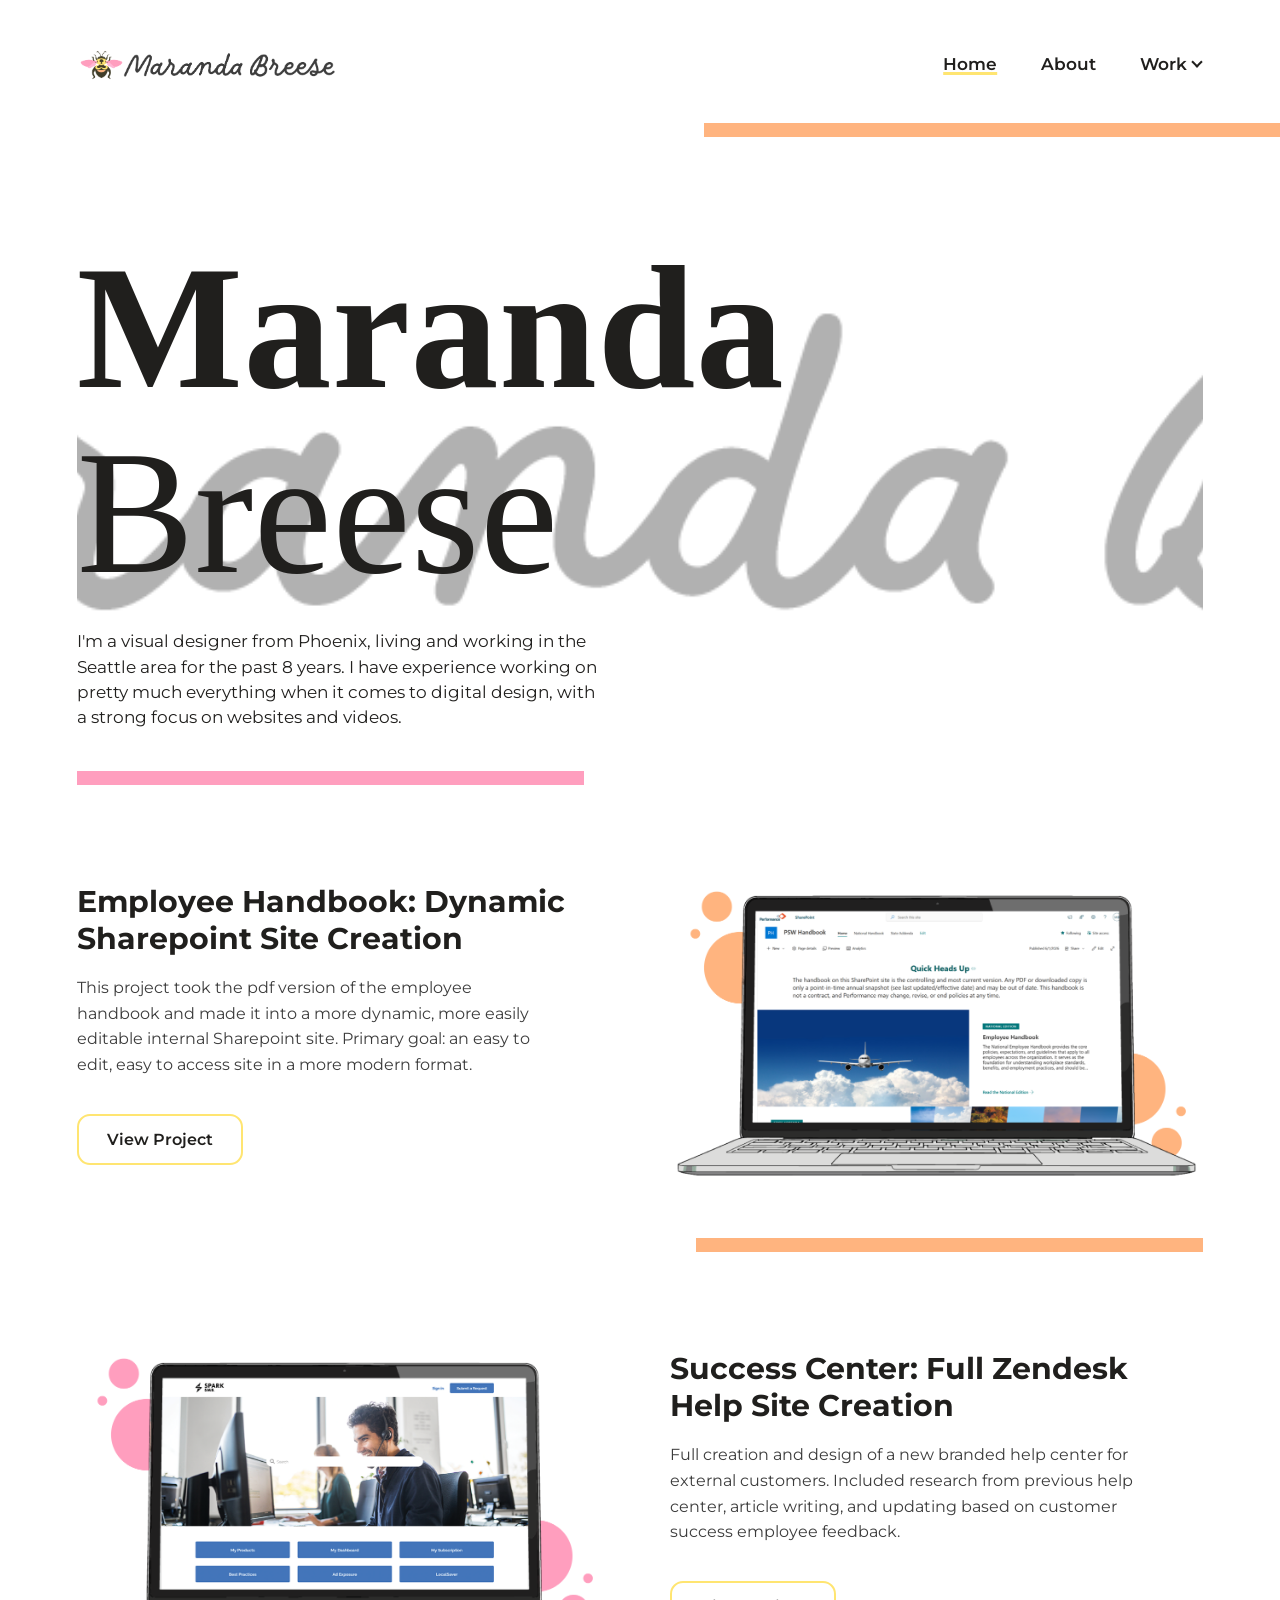
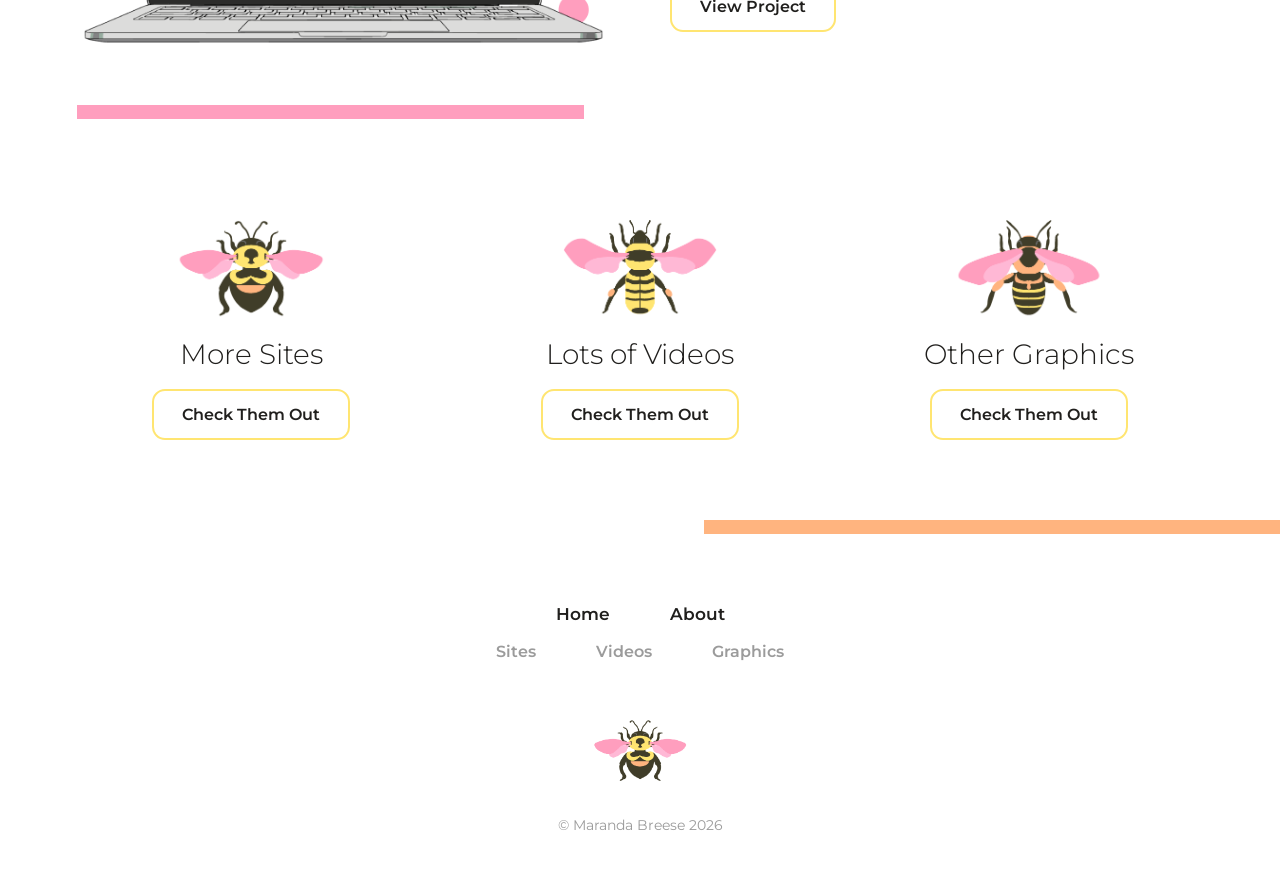
<file: index.html>
<!DOCTYPE html>
<html lang="en">
<head>
<meta charset="UTF-8">
<meta name="viewport" content="width=device-width, initial-scale=1.0">
<title>Maranda Breese — Visual Designer</title>
<link rel="stylesheet" href="styles.css">
</head>
<body>

<header class="site-header">
  <a href="index.html" class="logo"><img src="img/maranda_logo.png" alt="Maranda Breese" class="logo-img"></a>
  <button class="mobile-toggle" aria-label="Menu"><span></span><span></span><span></span></button>
  <nav class="main-nav">
    <a href="index.html" class="active">Home</a>
    <a href="about.html">About</a>
    <div class="nav-dropdown">
      <button>Work <span class="caret"></span></button>
      <div class="dropdown-menu">
        <a href="sites.html">Sites</a>
        <a href="videos.html">Videos</a>
        <a href="graphics.html">Graphics</a>
      </div>
    </div>
  </nav>
</header>

<div class="bar bar-orange bar-right"></div>

<main class="wrap">

  <section class="section hero-section">
    <video class="hero-video" autoplay muted loop playsinline poster="img/Artboard 2.png">
      <source src="img/HeroImage.mp4" type="video/mp4">
    </video>
    <div class="hero-overlay"></div>
    <div class="hero-content">
      <h1 class="headline hero-title"><span style="font-weight: 700;">Maranda</span><br>Breese</h1>
      <p style="max-width:520px; font-size:1.05rem; line-height:1.5em; margin-top:24px;">
        I'm a visual designer from Phoenix, living and working in the Seattle area for the past 8 years.
        I have experience working on pretty much everything when it comes to digital design, with a
        strong focus on websites and videos.
      </p>
    </div>
  </section>

  <div class="bar bar-pink bar-left"></div>

  <section class="section home-row">
    <div>
      <h2 style="font-size:1.9rem; margin-bottom:18px;">Employee Handbook: Dynamic Sharepoint Site Creation</h2>
      <p style="line-height:1.6; color:#3c3c3c; max-width:480px;">
        This project took the pdf version of the employee handbook and made it into a more dynamic,
        more easily editable internal Sharepoint site. Primary goal: an easy to edit, easy to access
        site in a more modern format.
      </p>
      <a href="sites.html#project-1" class="btn" style="margin-top:20px;">View Project</a>
    </div>
    <img src="img/home_handbook_orange.png" alt="Screenshot of the Employee Handbook Sharepoint site" style="aspect-ratio:16/10; width:100%; object-fit:cover;">
  </section>

  <div class="bar bar-orange bar-right"></div>

  <section class="section home-row">
    <img src="img/home_success_pink.png" alt="Screenshot of the Success Center site" style="aspect-ratio:16/10; width:100%; object-fit:cover;">
    <div>
      <h2 style="font-size:1.9rem; margin-bottom:18px;">Success Center: Full Zendesk Help Site Creation</h2>
      <p style="line-height:1.6; color:#3c3c3c; max-width:480px;">
        Full creation and design of a new branded help center for external customers. Included
        research from previous help center, article writing, and updating based on customer
        success employee feedback.
      </p>
      <a href="sites.html#project-2" class="btn" style="margin-top:20px;">View Project</a>
    </div>
  </section>

  <div class="bar bar-pink bar-left"></div>

  <section class="section home-row-3">
    <div>
      <div class="footer-bee"><img src="img/common_eastern_bee.png" alt="common eastern bee icon" class="bee-img"></div>
      <h3 class="link-header">More Sites</h3>
      <a href="sites.html" class="btn">Check Them Out</a>
    </div>
    <div>
      <div class="footer-bee"><img src="img/golden_northern_bee.png" alt="common eastern bee icon" class="bee-img"></div>
      <h3 class="link-header">Lots of Videos</h3>
      <a href="videos.html" class="btn">Check Them Out</a>
    </div>
    <div>
      <div class="footer-bee"><img src="img/mason_bee.png" alt="common eastern bee icon" class="bee-img"></div>
      <h3 class="link-header">Other Graphics</h3>
      <a href="graphics.html" class="btn">Check Them Out</a>
    </div>
  </section>

</main>

<div class="bar bar-orange bar-right" style="margin-top:20px;"></div>

<footer class="site-footer">
  <div class="footer-nav">
    <div class="primary-links">
      <a href="index.html">Home</a>
      <a href="about.html">About</a>
    </div>
    <div class="sub-links">
      <a href="sites.html">Sites</a>
      <a href="videos.html">Videos</a>
      <a href="graphics.html">Graphics</a>
    </div>
    <div class="footer-bee"><img src="img/common_eastern_bee.png" alt="common eastern bee icon" class="footer-bee-img"></div>
  </div>
  <p class="footer-copy">© Maranda Breese 2026</p>
</footer>

<script src="script.js"></script>
</body>
</html>
</file>
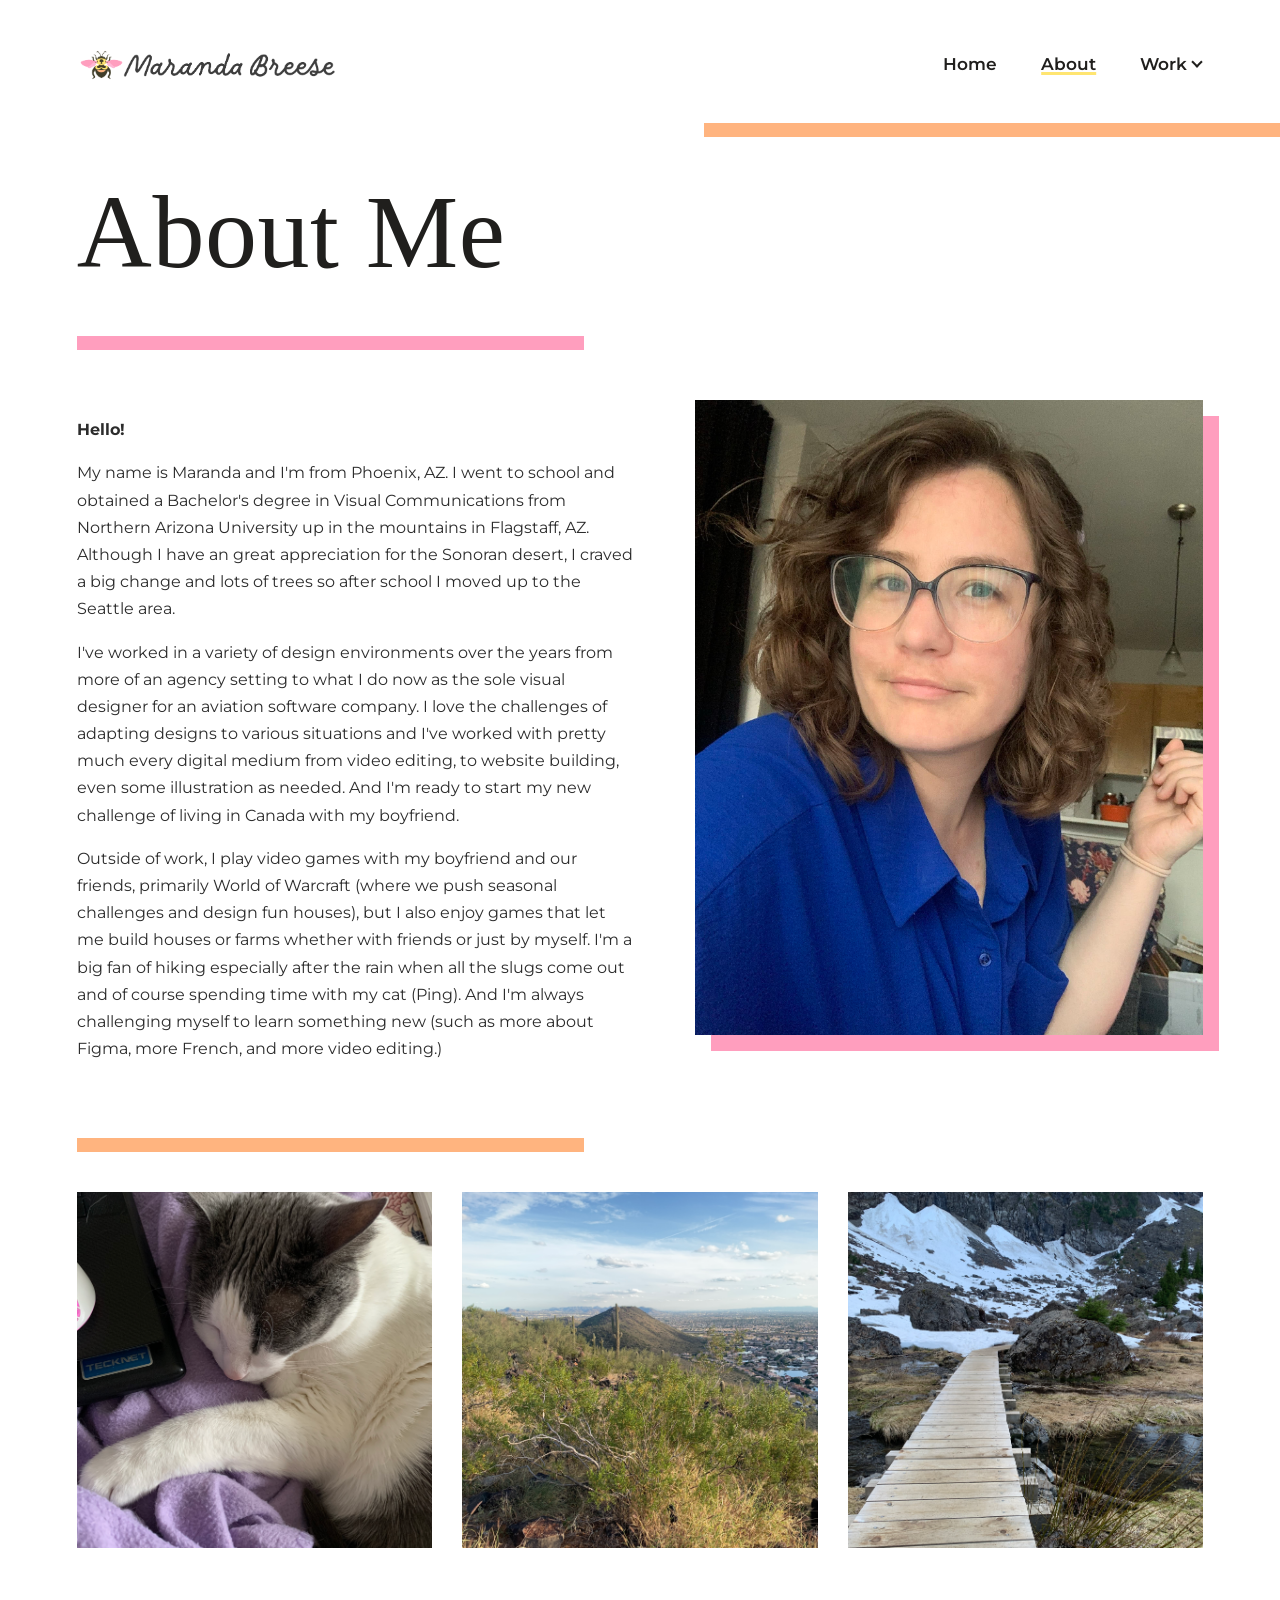
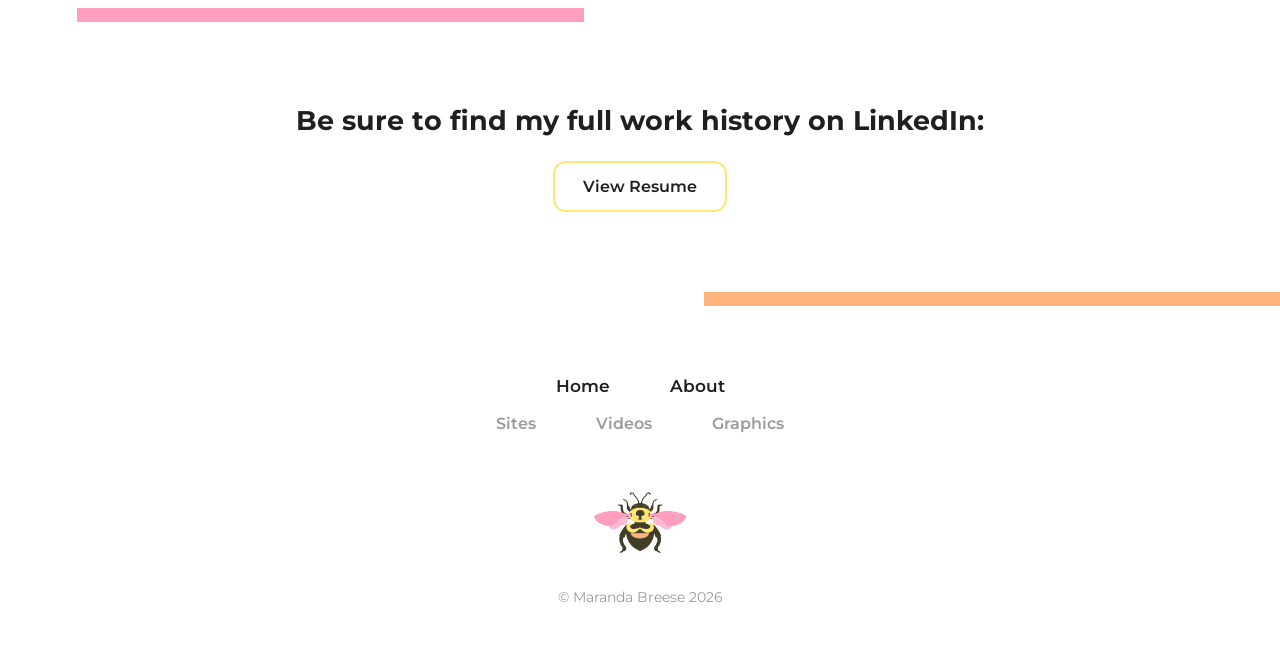
<file: about.html>
<!DOCTYPE html>
<html lang="en">
<head>
<meta charset="UTF-8">
<meta name="viewport" content="width=device-width, initial-scale=1.0">
<title>About — Maranda Breese</title>
<link rel="stylesheet" href="styles.css">
</head>
<body>

<header class="site-header">
  <a href="index.html" class="logo"><img src="img/maranda_logo.png" alt="Maranda Breese" class="logo-img"></a>
  <button class="mobile-toggle" aria-label="Menu"><span></span><span></span><span></span></button>
  <nav class="main-nav">
    <a href="index.html">Home</a>
    <a href="about.html" class="active">About</a>
    <div class="nav-dropdown">
      <button>Work <span class="caret"></span></button>
      <div class="dropdown-menu">
        <a href="sites.html">Sites</a>
        <a href="videos.html">Videos</a>
        <a href="graphics.html">Graphics</a>
      </div>
    </div>
  </nav>
</header>

<div class="bar bar-orange bar-inset bar-right"></div>

<main class="wrap">

  <h1 class="headline page-title">About Me</h1>

  <div class="bar bar-pink bar-inset bar-left" style="margin-bottom:50px;"></div>

  <section class="about-hero">
    <div style="line-height:1.7; color:#2c2c2c;">
      <p><strong>Hello!</strong></p>
      <p>
        My name is Maranda and I'm from Phoenix, AZ. I went to school and obtained a Bachelor's
        degree in Visual Communications from Northern Arizona University up in the mountains in
        Flagstaff, AZ. Although I have an great appreciation for the Sonoran desert, I craved a big
        change and lots of trees so after school I moved up to the Seattle area.
      </p>
      <p>
        I've worked in a variety of design environments over the years from more of an agency
        setting to what I do now as the sole visual designer for an aviation software company.
        I love the challenges of adapting designs to various situations and I've worked with pretty
        much every digital medium from video editing, to website building, even some illustration
        as needed. And I'm ready to start my new challenge of living in Canada with my boyfriend.
      </p>
      <p>
        Outside of work, I play video games with my boyfriend and our friends, primarily World of
        Warcraft (where we push seasonal challenges and design fun houses), but I also enjoy games
        that let me build houses or farms whether with friends or just by myself. I'm a big fan of
        hiking especially after the rain when all the slugs come out and of course spending time
        with my cat (Ping). And I'm always challenging myself to learn something new (such as more
        about Figma, more French, and more video editing.)
      </p>
    </div>
    <img src="img/About_main.jpg" alt="Maranda Breese" style="aspect-ratio:4/5; box-shadow:16px 16px 0 var(--pink); width:100%; object-fit:cover;">
  </section>

  <div class="bar bar-orange bar-inset bar-right" style="margin:60px 0 40px;"></div>

  <section class="about-photos">
    <img src="img/About_1.png" alt="Photo of my cat, Ping" style="aspect-ratio:1/1; width:100%; object-fit:cover;">
    <img src="img/About_2.png" alt="Desert Hiking View" style="aspect-ratio:1/1; width:100%; object-fit:cover;">
    <img src="img/About_3.png" alt="Mountain Lake Hiking View" style="aspect-ratio:1/1; width:100%; object-fit:cover;">
  </section>

  <div class="bar bar-pink bar-inset bar-left" style="margin-top:60px;"></div>

  <section class="section" style="text-align:center;">
    <h2 style="font-size:1.7rem; margin-bottom:24px;">Be sure to find my full work history on LinkedIn:</h2>
    <a href="https://www.linkedin.com/in/maranda-breese-392318145/" class="btn">View Resume</a>
  </section>

</main>

<div class="bar bar-orange bar-inset bar-right" style="margin-top:20px;"></div>

<footer class="site-footer">
  <div class="footer-nav">
    <div class="primary-links">
      <a href="index.html">Home</a>
      <a href="about.html">About</a>
    </div>
    <div class="sub-links">
      <a href="sites.html">Sites</a>
      <a href="videos.html">Videos</a>
      <a href="graphics.html">Graphics</a>
    </div>
    <div class="footer-bee"><img src="img/common_eastern_bee.png" alt="common eastern bee icon" class="footer-bee-img"></div>
  </div>
  <p class="footer-copy">© Maranda Breese 2026</p>
</footer>

<script src="script.js"></script>
</body>
</html>
</file>
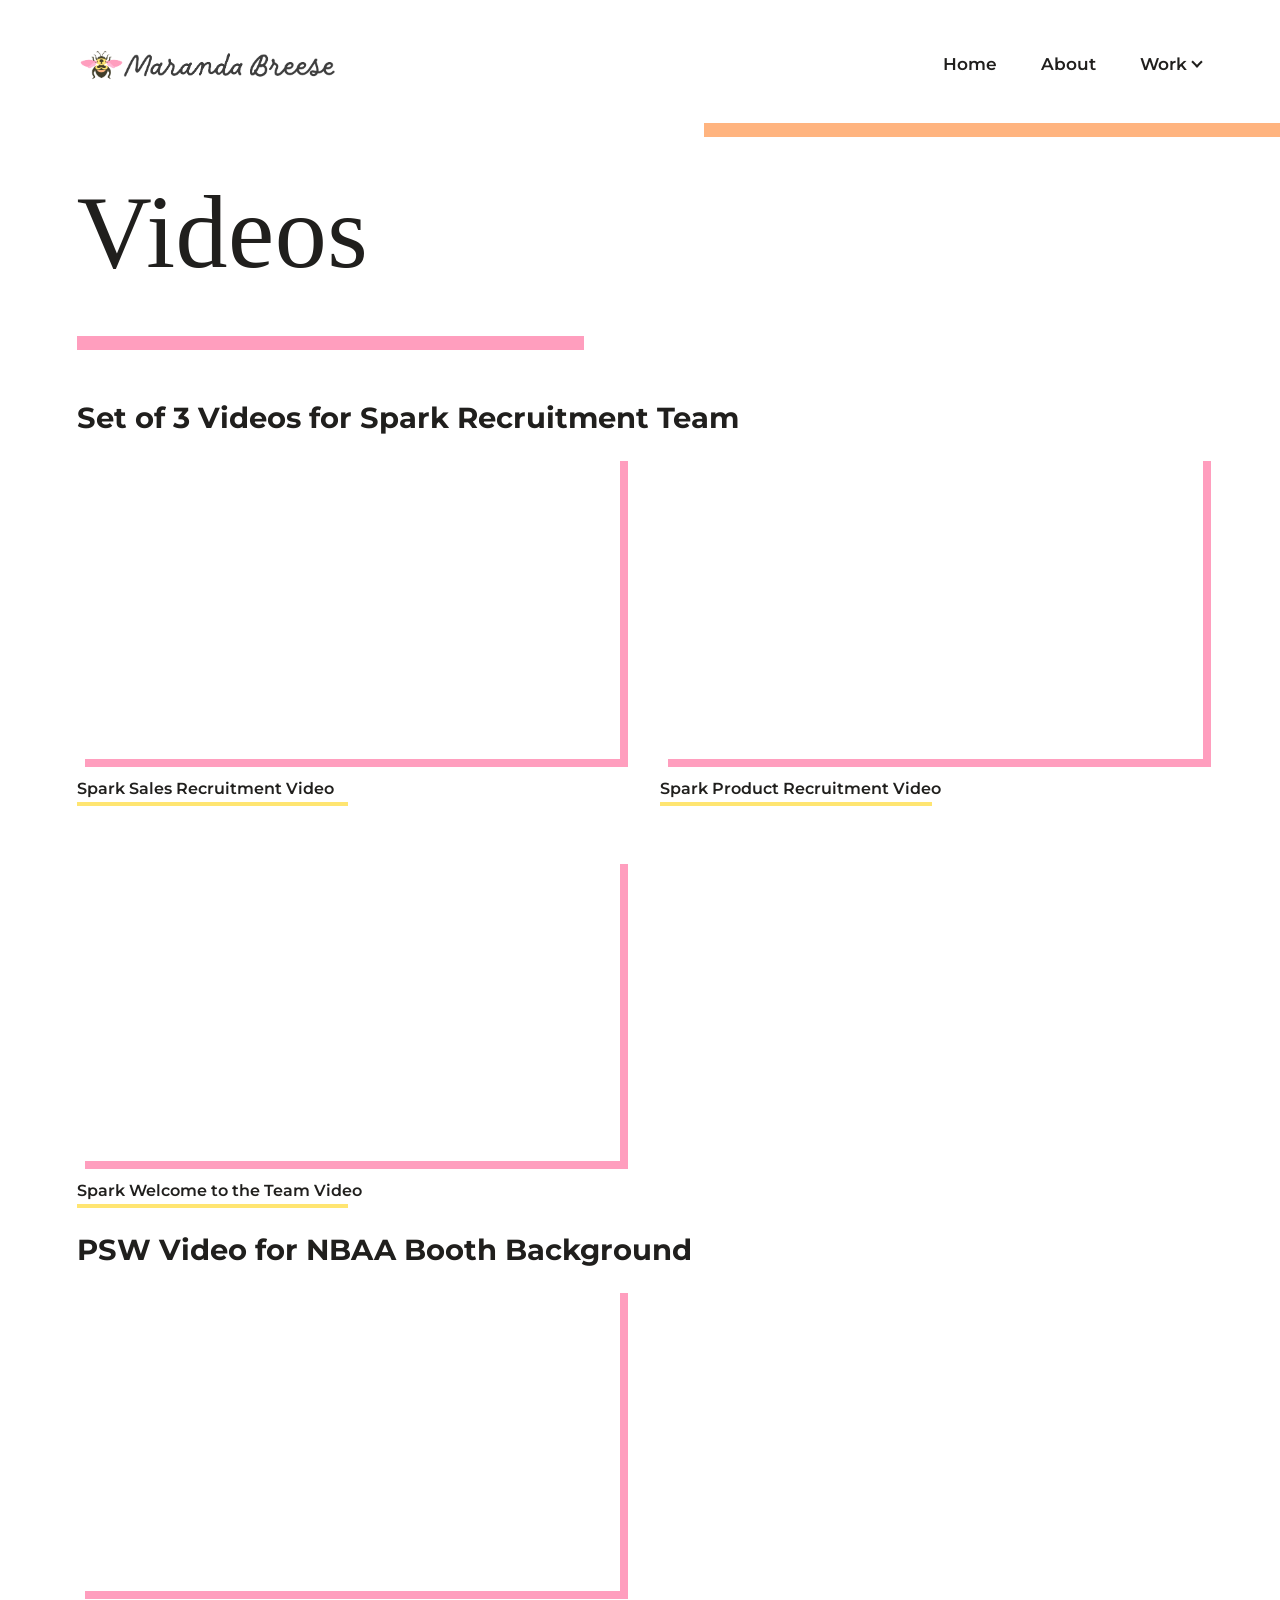
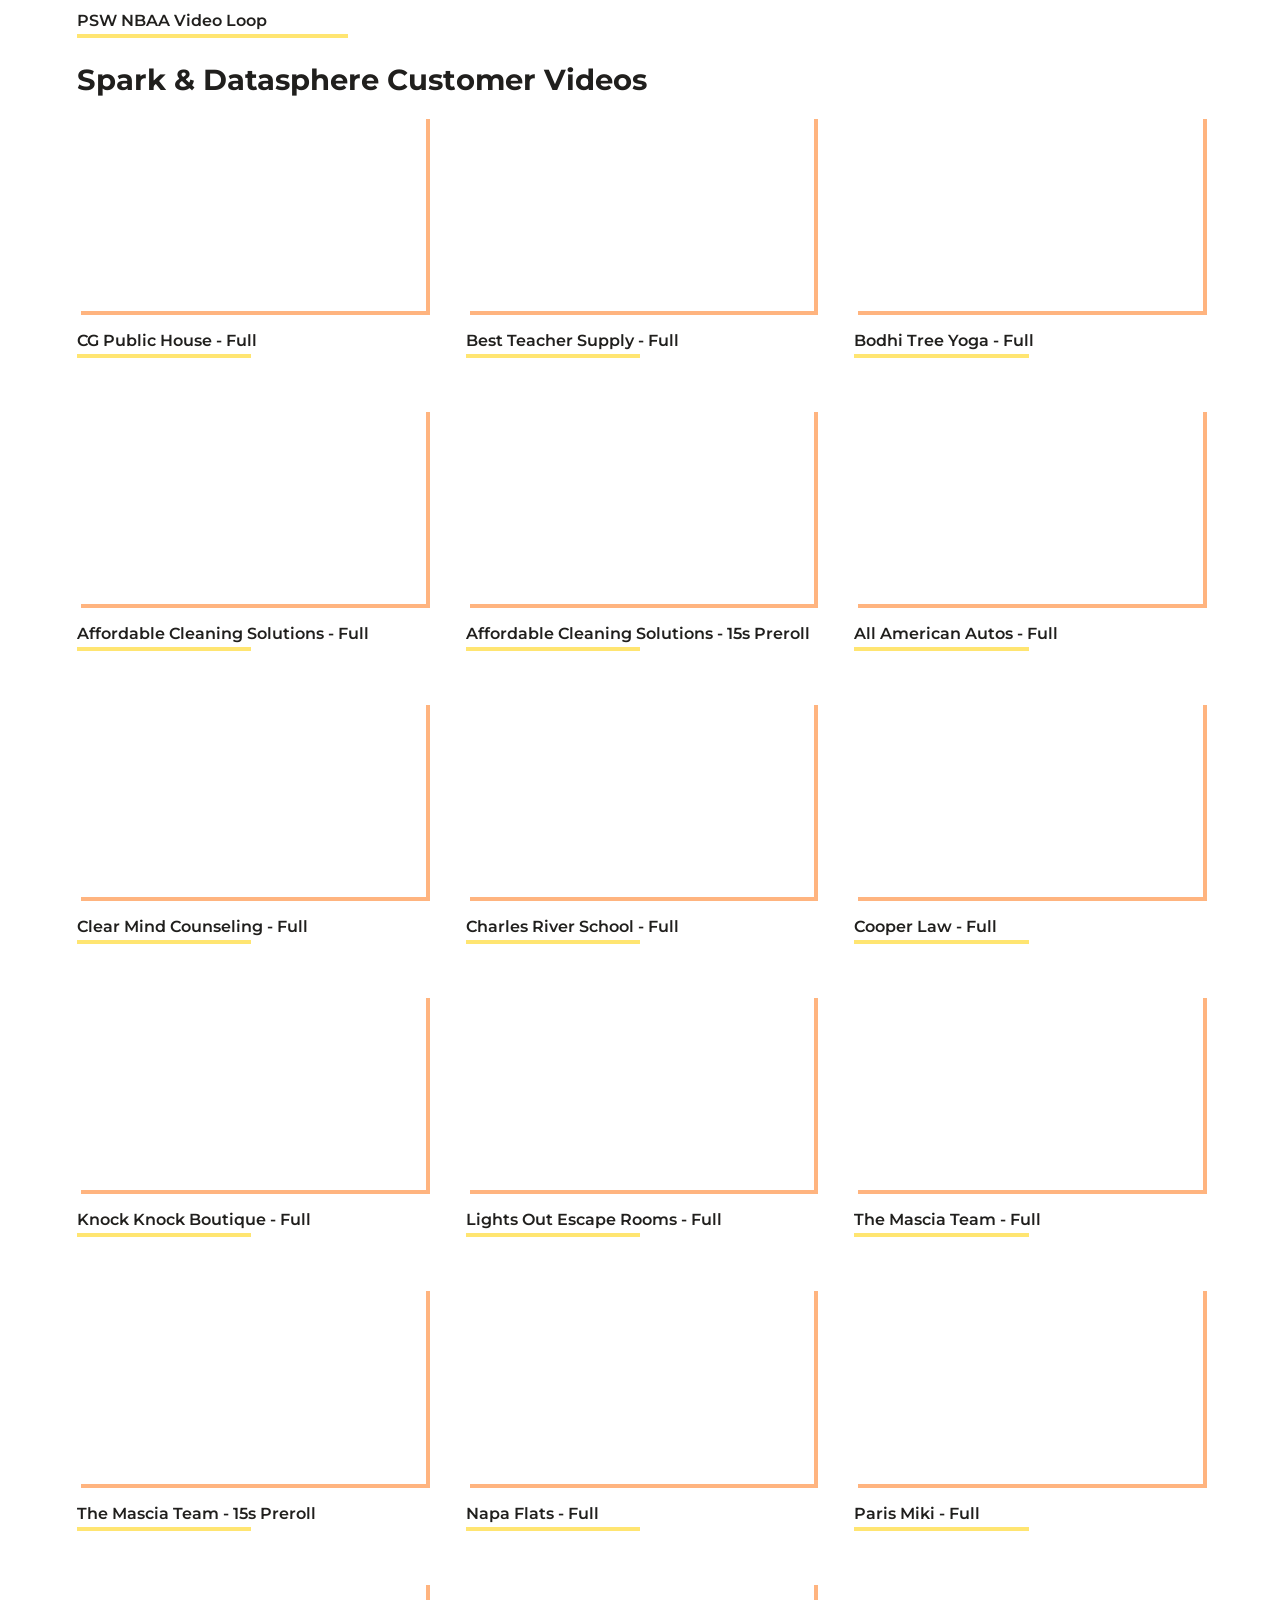
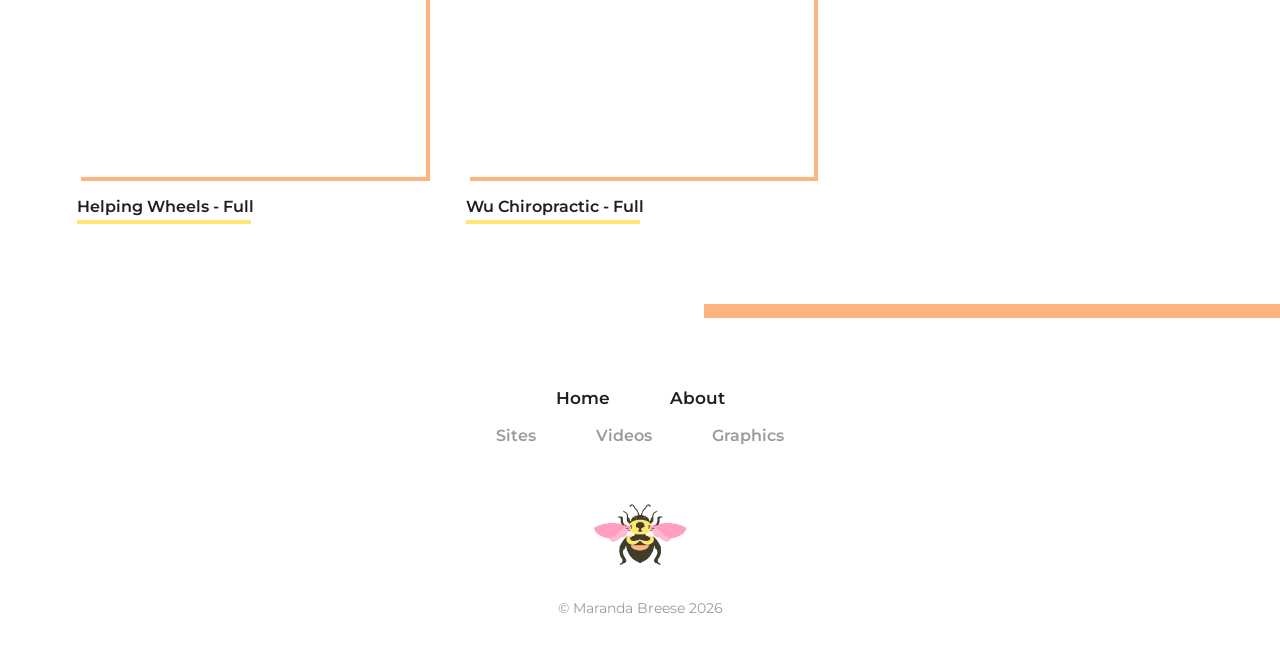
<file: videos.html>
<!DOCTYPE html>
<html lang="en">
<head>
<meta charset="UTF-8">
<meta name="viewport" content="width=device-width, initial-scale=1.0">
<title>Videos — Maranda Breese</title>
<link rel="stylesheet" href="styles.css">
</head>
<body>

<header class="site-header">
  <a href="index.html" class="logo"><img src="img/maranda_logo.png" alt="Maranda Breese" class="logo-img"></a>
  <button class="mobile-toggle" aria-label="Menu"><span></span><span></span><span></span></button>
  <nav class="main-nav">
    <a href="index.html">Home</a>
    <a href="about.html">About</a>
    <div class="nav-dropdown">
      <button>Work <span class="caret"></span></button>
      <div class="dropdown-menu">
        <a href="sites.html">Sites</a>
        <a href="videos.html" class="active">Videos</a>
        <a href="graphics.html">Graphics</a>
      </div>
    </div>
  </nav>
</header>

<div class="bar bar-orange bar-inset bar-right"></div>

<main class="wrap">

  <h1 class="headline page-title">Videos</h1>

  <div class="bar bar-pink bar-inset bar-left" style="margin-bottom:50px;"></div>

  <h2 style="font-size:1.8rem; margin-bottom:18px;">Set of 3 Videos for Spark Recruitment Team</h2>

  <section class="video-grid">
    <div>
      <iframe style="width:100%; aspect-ratio:16/9; border:none; box-shadow:8px 8px 0 var(--pink);" src="https://www.youtube.com/embed/0fjNM6EyJUk?si=gpuJj4AybmRkNV-7&amp;modestbranding=1&amp;rel=0&amp;iv_load_policy=3" title="YouTube video player" frameborder="0" allow="accelerometer; autoplay; clipboard-write; encrypted-media; gyroscope; picture-in-picture; web-share" referrerpolicy="strict-origin-when-cross-origin" allowfullscreen></iframe>
      <p style="margin:16px 0 4px; font-weight:600;">Spark Sales Recruitment Video</p>
      <div class="video-decoration"></div>
    </div>

    <div>
      <iframe style="width:100%; aspect-ratio:16/9; border:none; box-shadow:8px 8px 0 var(--pink);" src="https://www.youtube.com/embed/P0KpQBZ8_hQ?si=tIFcQFTHdT4uiyfI&amp;controls=0&amp;modestbranding=1&amp;rel=0&amp;iv_load_policy=3" title="YouTube video player" frameborder="0" allow="accelerometer; autoplay; clipboard-write; encrypted-media; gyroscope; picture-in-picture; web-share" referrerpolicy="strict-origin-when-cross-origin" allowfullscreen></iframe>
      <p style="margin:16px 0 4px; font-weight:600;">Spark Product Recruitment Video</p>
      <div class="video-decoration"></div>
    </div>

    <div>
      <iframe style="width:100%; aspect-ratio:16/9; border:none; box-shadow:8px 8px 0 var(--pink);" src="https://www.youtube.com/embed/00CD0194KgA?si=BgMWhQeNr6D9-55v&amp;controls=0&amp;modestbranding=1&amp;rel=0&amp;iv_load_policy=3" title="YouTube video player" frameborder="0" allow="accelerometer; autoplay; clipboard-write; encrypted-media; gyroscope; picture-in-picture; web-share" referrerpolicy="strict-origin-when-cross-origin" allowfullscreen></iframe>
      <p style="margin:16px 0 4px; font-weight:600;">Spark Welcome to the Team Video</p>
      <div class="video-decoration"></div>
    </div>
    </section>
  <h2 style="font-size:1.8rem; margin-bottom:18px;">PSW Video for NBAA Booth Background</h2>

    <section class="video-grid">
    <div>
      <iframe style="width:100%; aspect-ratio:16/9; border:none; box-shadow:8px 8px 0 var(--pink);" src="https://www.youtube.com/embed/JBOSr8CvbyQ?si=LHdvxVK7JJT08dSG&amp;controls=0&amp;modestbranding=1&amp;rel=0&amp;iv_load_policy=3" title="YouTube video player" frameborder="0" allow="accelerometer; autoplay; clipboard-write; encrypted-media; gyroscope; picture-in-picture; web-share" referrerpolicy="strict-origin-when-cross-origin" allowfullscreen></iframe>
      <p style="margin:16px 0 4px; font-weight:600;">PSW NBAA Video Loop</p>
      <div class="video-decoration"></div>
    </div>
  </section>
  <h2 style="font-size:1.8rem; margin-bottom:18px;">Spark & Datasphere Customer Videos</h2>
  <section class="video-grid" id="customervideos">
    <div>
      <iframe style="width:100%; aspect-ratio:16/9; border:none; box-shadow:4px 4px 0 var(--orange);" src="https://www.youtube.com/embed/tEUb1U9R2QU?si=ygkh_yvcpYi16BQE&amp;controls=0&amp;modestbranding=1&amp;rel=0&amp;iv_load_policy=3" title="YouTube video player" frameborder="0" allow="accelerometer; autoplay; clipboard-write; encrypted-media; gyroscope; picture-in-picture; web-share" referrerpolicy="strict-origin-when-cross-origin" allowfullscreen></iframe>
      <p style="margin:16px 0 4px; font-weight:600;">CG Public House - Full</p>
      <div class="video-decoration"></div>
    </div>

    <div>
      <iframe style="width:100%; aspect-ratio:16/9; border:none; box-shadow:4px 4px 0 var(--orange);" src="https://www.youtube.com/embed/DYiUcFVCEgQ?si=7tkoaSZL3pxeWjwb&amp;controls=0&amp;modestbranding=1&amp;rel=0&amp;iv_load_policy=3" title="YouTube video player" frameborder="0" allow="accelerometer; autoplay; clipboard-write; encrypted-media; gyroscope; picture-in-picture; web-share" referrerpolicy="strict-origin-when-cross-origin" allowfullscreen></iframe>
      <p style="margin:16px 0 4px; font-weight:600;">Best Teacher Supply - Full</p>
      <div class="video-decoration"></div>
    </div>

    <div>
      <iframe style="width:100%; aspect-ratio:16/9; border:none; box-shadow:4px 4px 0 var(--orange);" src="https://www.youtube.com/embed/wV47D3xO-vg?si=FI8om2Fh_mQPxXq4&amp;controls=0&amp;modestbranding=1&amp;rel=0&amp;iv_load_policy=3" title="YouTube video player" frameborder="0" allow="accelerometer; autoplay; clipboard-write; encrypted-media; gyroscope; picture-in-picture; web-share" referrerpolicy="strict-origin-when-cross-origin" allowfullscreen></iframe>
      <p style="margin:16px 0 4px; font-weight:600;">Bodhi Tree Yoga - Full</p>
      <div class="video-decoration"></div>
    </div>

    <div>
      <iframe style="width:100%; aspect-ratio:16/9; border:none; box-shadow:4px 4px 0 var(--orange);" src="https://www.youtube.com/embed/5y9exhCm-cA?si=vdgOmQcuUOnU0YHA&amp;controls=0&amp;modestbranding=1&amp;rel=0&amp;iv_load_policy=3" title="YouTube video player" frameborder="0" allow="accelerometer; autoplay; clipboard-write; encrypted-media; gyroscope; picture-in-picture; web-share" referrerpolicy="strict-origin-when-cross-origin" allowfullscreen></iframe>
      <p style="margin:16px 0 4px; font-weight:600;">Affordable Cleaning Solutions - Full</p>
      <div class="video-decoration"></div>
    </div>

    <div>
      <iframe style="width:100%; aspect-ratio:16/9; border:none; box-shadow:4px 4px 0 var(--orange);" src="https://www.youtube.com/embed/Fa0hlItM4po?si=BKU8hvfVuh_f8xVN&amp;controls=0&amp;modestbranding=1&amp;rel=0&amp;iv_load_policy=3" title="YouTube video player" frameborder="0" allow="accelerometer; autoplay; clipboard-write; encrypted-media; gyroscope; picture-in-picture; web-share" referrerpolicy="strict-origin-when-cross-origin" allowfullscreen></iframe>
      <p style="margin:16px 0 4px; font-weight:600;">Affordable Cleaning Solutions - 15s Preroll</p>
      <div class="video-decoration"></div>
    </div>

    <div>
      <iframe style="width:100%; aspect-ratio:16/9; border:none; box-shadow:4px 4px 0 var(--orange);" src="https://www.youtube.com/embed/z1nMn5suKPA?si=N2r8wc4D1fdOkWcp&amp;controls=0&amp;modestbranding=1&amp;rel=0&amp;iv_load_policy=3" title="YouTube video player" frameborder="0" allow="accelerometer; autoplay; clipboard-write; encrypted-media; gyroscope; picture-in-picture; web-share" referrerpolicy="strict-origin-when-cross-origin" allowfullscreen></iframe>
      <p style="margin:16px 0 4px; font-weight:600;">All American Autos - Full</p>
      <div class="video-decoration"></div>
    </div>

    <div>
      <iframe style="width:100%; aspect-ratio:16/9; border:none; box-shadow:4px 4px 0 var(--orange);" src="https://www.youtube.com/embed/Wm-Eujn763Q?si=-biw9O-xV6M3Qfam&amp;controls=0&amp;modestbranding=1&amp;rel=0&amp;iv_load_policy=3" title="YouTube video player" frameborder="0" allow="accelerometer; autoplay; clipboard-write; encrypted-media; gyroscope; picture-in-picture; web-share" referrerpolicy="strict-origin-when-cross-origin" allowfullscreen></iframe>
      <p style="margin:16px 0 4px; font-weight:600;">Clear Mind Counseling - Full</p>
      <div class="video-decoration"></div>
    </div>

    <div>
      <iframe style="width:100%; aspect-ratio:16/9; border:none; box-shadow:4px 4px 0 var(--orange);" src="https://www.youtube.com/embed/U8H9iTSLtMc?si=9KN8KicB577NElBQ&amp;controls=0&amp;modestbranding=1&amp;rel=0&amp;iv_load_policy=3" title="YouTube video player" frameborder="0" allow="accelerometer; autoplay; clipboard-write; encrypted-media; gyroscope; picture-in-picture; web-share" referrerpolicy="strict-origin-when-cross-origin" allowfullscreen></iframe>
      <p style="margin:16px 0 4px; font-weight:600;">Charles River School - Full</p>
      <div class="video-decoration"></div>
    </div>

    <div>
      <iframe style="width:100%; aspect-ratio:16/9; border:none; box-shadow:4px 4px 0 var(--orange);" src="https://www.youtube.com/embed/ZPSn4lG7yww?si=xQE7sE9lpEIItf_2&amp;controls=0&amp;modestbranding=1&amp;rel=0&amp;iv_load_policy=3" title="YouTube video player" frameborder="0" allow="accelerometer; autoplay; clipboard-write; encrypted-media; gyroscope; picture-in-picture; web-share" referrerpolicy="strict-origin-when-cross-origin" allowfullscreen></iframe>
      <p style="margin:16px 0 4px; font-weight:600;">Cooper Law - Full</p>
      <div class="video-decoration"></div>
    </div>
    
    <div>
      <iframe style="width:100%; aspect-ratio:16/9; border:none; box-shadow:4px 4px 0 var(--orange);" src="https://www.youtube.com/embed/LeUqKn_FbqA?si=W9cl-K1-wjnU7rP0&amp;controls=0&amp;modestbranding=1&amp;rel=0&amp;iv_load_policy=3" title="YouTube video player" frameborder="0" allow="accelerometer; autoplay; clipboard-write; encrypted-media; gyroscope; picture-in-picture; web-share" referrerpolicy="strict-origin-when-cross-origin" allowfullscreen></iframe>
      <p style="margin:16px 0 4px; font-weight:600;">Knock Knock Boutique - Full</p>
      <div class="video-decoration"></div>
    </div>

    <div>
      <iframe style="width:100%; aspect-ratio:16/9; border:none; box-shadow:4px 4px 0 var(--orange);" src="https://www.youtube.com/embed/DrPtMTkea-4?si=cF24zyNjUGC-x4yB&amp;controls=0&amp;modestbranding=1&amp;rel=0&amp;iv_load_policy=3" title="YouTube video player" frameborder="0" allow="accelerometer; autoplay; clipboard-write; encrypted-media; gyroscope; picture-in-picture; web-share" referrerpolicy="strict-origin-when-cross-origin" allowfullscreen></iframe>
      <p style="margin:16px 0 4px; font-weight:600;">Lights Out Escape Rooms - Full</p>
      <div class="video-decoration"></div>
    </div>

    <div>
      <iframe style="width:100%; aspect-ratio:16/9; border:none; box-shadow:4px 4px 0 var(--orange);" src="https://www.youtube.com/embed/gEgBQA6F8-s?si=kdKKgVUSFuiZSAB5&amp;controls=0&amp;modestbranding=1&amp;rel=0&amp;iv_load_policy=3" title="YouTube video player" frameborder="0" allow="accelerometer; autoplay; clipboard-write; encrypted-media; gyroscope; picture-in-picture; web-share" referrerpolicy="strict-origin-when-cross-origin" allowfullscreen></iframe>
      <p style="margin:16px 0 4px; font-weight:600;">The Mascia Team - Full</p>
      <div class="video-decoration"></div>
    </div>

    <div>
      <iframe style="width:100%; aspect-ratio:16/9; border:none; box-shadow:4px 4px 0 var(--orange);" src="https://www.youtube.com/embed/y02Ti0SX3Ho?si=auykLgGn6XJQGF9R&amp;controls=0&amp;modestbranding=1&amp;rel=0&amp;iv_load_policy=3" title="YouTube video player" frameborder="0" allow="accelerometer; autoplay; clipboard-write; encrypted-media; gyroscope; picture-in-picture; web-share" referrerpolicy="strict-origin-when-cross-origin" allowfullscreen></iframe>
      <p style="margin:16px 0 4px; font-weight:600;">The Mascia Team - 15s Preroll</p>
      <div class="video-decoration"></div>
    </div>

    <div>
      <iframe style="width:100%; aspect-ratio:16/9; border:none; box-shadow:4px 4px 0 var(--orange);" src="https://www.youtube.com/embed/1KAOl5Jhga4?si=PMdyvxRHRMFK3LUj&amp;controls=0&amp;modestbranding=1&amp;rel=0&amp;iv_load_policy=3" title="YouTube video player" frameborder="0" allow="accelerometer; autoplay; clipboard-write; encrypted-media; gyroscope; picture-in-picture; web-share" referrerpolicy="strict-origin-when-cross-origin" allowfullscreen></iframe>
      <p style="margin:16px 0 4px; font-weight:600;">Napa Flats - Full</p>
      <div class="video-decoration"></div>
    </div>

    <div>
      <iframe style="width:100%; aspect-ratio:16/9; border:none; box-shadow:4px 4px 0 var(--orange);" src="https://www.youtube.com/embed/DUM6QXJh5mw?si=22WiEjCU38_i0UPM&amp;controls=0&amp;modestbranding=1&amp;rel=0&amp;iv_load_policy=3" title="YouTube video player" frameborder="0" allow="accelerometer; autoplay; clipboard-write; encrypted-media; gyroscope; picture-in-picture; web-share" referrerpolicy="strict-origin-when-cross-origin" allowfullscreen></iframe>
      <p style="margin:16px 0 4px; font-weight:600;">Paris Miki - Full</p>
      <div class="video-decoration"></div>
    </div>

    <div>
      <iframe style="width:100%; aspect-ratio:16/9; border:none; box-shadow:4px 4px 0 var(--orange);" src="https://www.youtube.com/embed/Q0oAprh9HTY?si=Xy8m6db0SeFdCEyF&amp;controls=0&amp;modestbranding=1&amp;rel=0&amp;iv_load_policy=3" title="YouTube video player" frameborder="0" allow="accelerometer; autoplay; clipboard-write; encrypted-media; gyroscope; picture-in-picture; web-share" referrerpolicy="strict-origin-when-cross-origin" allowfullscreen></iframe>
      <p style="margin:16px 0 4px; font-weight:600;">Helping Wheels - Full</p>
      <div class="video-decoration"></div>
    </div>

    <div>
      <iframe style="width:100%; aspect-ratio:16/9; border:none; box-shadow:4px 4px 0 var(--orange);" src="https://www.youtube.com/embed/M7A5UCa2riE?si=8xmX91Y4b-1nt0_T&amp;controls=0&amp;modestbranding=1&amp;rel=0&amp;iv_load_policy=3" title="YouTube video player" frameborder="0" allow="accelerometer; autoplay; clipboard-write; encrypted-media; gyroscope; picture-in-picture; web-share" referrerpolicy="strict-origin-when-cross-origin" allowfullscreen></iframe>
      <p style="margin:16px 0 4px; font-weight:600;">Wu Chiropractic - Full</p>
      <div class="video-decoration"></div>
    </div>

  </section>

</main>

<div class="bar bar-orange bar-inset bar-right" style="margin-top:80px;"></div>

<footer class="site-footer">
  <div class="footer-nav">
    <div class="primary-links">
      <a href="index.html">Home</a>
      <a href="about.html">About</a>
    </div>
    <div class="sub-links">
      <a href="sites.html">Sites</a>
      <a href="videos.html" class="active">Videos</a>
      <a href="graphics.html">Graphics</a>
    </div>
    <div class="footer-bee"><img src="img/common_eastern_bee.png" alt="common eastern bee icon" class="footer-bee-img"></div>
  </div>
  <p class="footer-copy">© Maranda Breese 2026</p>
</footer>

<script src="script.js"></script>
</body>
</html>
</file>
<file: styles.css>
/* ========================================================
   Maranda Breese — Portfolio Site
   ======================================================== */

@import url('https://fonts.googleapis.com/css2?family=Montserrat:wght@400;500;600;700&family=Unkempt:wght@400;700&display=swap');

:root {
  --pink: #FF9EBE;
  --orange: #FFB47F;
  --yellow: #FFE571;
  --ink: #201F1D;
  --gray: #9B9B9B;
  --gray-light: #E4E4E4;
  --white: #FFFFFF;
  --cream: #FFFDFB;
  --teal: #1F4E52;
  --max-width: 1440px;
  --side-pad: clamp(24px, 6vw, 100px);
}

* { box-sizing: border-box; }

html { scroll-behavior: smooth; }

body {
  margin: 0;
  font-family: 'Montserrat', sans-serif;
  color: var(--ink);
  background: var(--white);
  -webkit-font-smoothing: antialiased;
}

img { max-width: 100%; display: block; }

a { color: inherit; text-decoration: none; }

.wrap {
  max-width: var(--max-width);
  margin: 0 auto;
  padding: 0 var(--side-pad);
}

/* ---------- Header / Nav ---------- */

.site-header {
  display: flex;
  align-items: center;
  justify-content: space-between;
  padding: 40px var(--side-pad) 35px;
  position: relative;
  z-index: 100;
}

.logo {
  display: flex;
  align-items: center;
  gap: 10px;
  font-family: 'Unkempt', cursive;
  font-weight: 700;
  font-size: 2rem;
  color: var(--ink);
}

.logo-img {
  height: 48px;
  width: auto;
  display: block;
}

.main-nav {
  display: flex;
  align-items: center;
  gap: 40px;
  font-weight: 600;
  font-size: 1.05rem;
}

.main-nav a {
  padding: 6px 2px;
  transition: color .15s ease;
}

.main-nav a:hover,
.main-nav a.active {
  text-decoration: underline var(--yellow) 3px;
}

.nav-dropdown {
  position: relative;
}

.nav-dropdown > button {
  font: inherit;
  color: inherit;
  background: none;
  border: none;
  cursor: pointer;
  padding: 6px 2px;
  font-weight: 600;
  display: flex;
  align-items: center;
  gap: 6px;
}

.nav-dropdown > button:hover { text-decoration: underline var(--yellow) 3px;}

.nav-dropdown .caret {
  width: 8px;
  height: 8px;
  border-right: 2px solid currentColor;
  border-bottom: 2px solid currentColor;
  transform: rotate(45deg);
  margin-top: -4px;
  transition: transform .15s ease;
}

.nav-dropdown.open .caret { transform: rotate(-135deg); margin-top: 2px; }

.dropdown-menu {
  position: absolute;
  top: calc(100% + 14px);
  right: 0;
  min-width: 180px;
  background: var(--white);
  display: none;
  flex-direction: column;
  box-shadow: 0 12px 30px rgba(0,0,0,.08);
}

.nav-dropdown.open .dropdown-menu { display: flex; }

@media (min-width: 861px) {
  .nav-dropdown:hover .dropdown-menu { display: flex; }
  .nav-dropdown:hover .caret { transform: rotate(-135deg); margin-top: 2px; }
}

.dropdown-menu a {
  padding: 14px 20px;
  border: 2px solid var(--yellow);
  margin-top: -2px;
  color: var(--gray);
  font-weight: 600;
  text-align: center;
  background: var(--white);
}

.dropdown-menu a:first-child { margin-top: 0; }

.dropdown-menu a:hover,
.dropdown-menu a.active {
  color: var(--ink);
  background: var(--yellow);
}

.mobile-toggle {
  display: none;
  flex-direction: column;
  gap: 5px;
  background: none;
  border: none;
  cursor: pointer;
  padding: 8px;
}
.mobile-toggle span {
  width: 26px;
  height: 3px;
  background: var(--ink);
  border-radius: 2px;
}

/* ---------- Divider bars ---------- */

.bar {
  height: 14px;
  width: 100%;
}
.bar-pink { background: var(--pink); }
.bar-orange { background: var(--orange); }

.bar-right {
  margin-left: auto;
  width: 45%;
}
.bar-left {
  margin-right: auto;
  width: 45%;
}

/* ---------- Headline treatment ---------- */

.headline {
  font-family: 'Unkempt', cursive;
  font-weight: 400;
  line-height: 1.05;
  color: var(--ink);
  letter-spacing: 0.5px;
}

.page-title {
  font-size: clamp(3.5rem, 9vw, 6.5rem);
  margin: 40px 0 50px;
}

.hero-title {
  font-size: 11em;
  margin: 30px 0 0;
}

.section.hero-section {
  position: relative;
  overflow: hidden;
  border-radius: 8px;
  aspect-ratio: 16 / 9;
  display: flex;
  align-items: center;
}

.hero-video {
  position: absolute;
  inset: 0;
  width: 100%;
  height: 100%;
  object-fit: cover;
  z-index: 0;
}

.hero-overlay {
  position: absolute;
  inset: 0;
  background: rgba(255, 255, 255, 0.6);
  z-index: 1;
}

.hero-content {
  position: relative;
  z-index: 2;
  margin-top: 4%;
}

/* ---------- Buttons ---------- */

.btn {
  display: inline-block;
  border: 2px solid var(--yellow);
  padding: 14px 28px;
  font-weight: 600;
  font-size: 1rem;
  border-radius: 13px;
  transition: background .15s ease;
  background: var(--white);
}
.btn:hover { 
  background: var(--yellow); }

.link-header {
  margin:14px 0 18px; 
  font-size: 28px; 
  font-weight: 300;
}
/* ---------- Footer ---------- */

.site-footer {
  margin-top: 10px;
}

.footer-nav {
  padding: 60px var(--side-pad) 10px;
  display: flex;
  flex-direction: column;
  align-items: center;
  gap: 18px;
  text-align: center;
}

.footer-nav .primary-links {
  display: flex;
  gap: 60px;
  font-weight: 600;
  font-size: 1.05rem;
}

.footer-nav .sub-links {
  display: flex;
  gap: 60px;
  color: var(--gray);
  font-weight: 600;
}

.footer-nav .sub-links a:hover { text-decoration: underline var(--yellow) 3px;}
.footer-nav .primary-links a:hover { text-decoration: underline var(--yellow) 3px;}

.footer-bee {
  margin-top: 40px;
}

.footer-bee-img {
  height: 64px;
  width: auto;
  display: inline-block;
}

.bee-img {
  height: 100px;
  width: auto;
  display: inline-block;
}

.footer-copy {
  text-align: center;
  color: var(--gray);
  font-size: .85rem;
  padding: 6px 0 40px;
}
/* ---------- Video ---------- */

.video-decoration {
  height:4px; 
  width:50%; 
  background:var(--yellow);
}

.video-grid {
  display:grid; 
  grid-template-columns:1fr 1fr; 
  gap:50px 40px;
}

#customervideos {
  grid-template-columns:1fr 1fr 1fr; 
}

/* ---------- Graphics Page ---------- */

.gallery-grid {
  display:grid; 
  grid-template-columns:repeat(5,1fr); 
  gap:36px;
}

.gallery {
  width:100%; 
  object-fit:cover; 
}

.gallery .pink {
  box-shadow:8px 8px 0 var(--pink);
}

.gallery .orange {
  box-shadow:8px 8px 0 var(--orange);
}

.gallery .yellow {
  box-shadow:8px 8px 0 var(--yellow);
}

.gallery img {
  cursor: pointer;
}

.img-modal {
  position: fixed;
  inset: 0;
  background: rgba(32, 31, 29, 0.85);
  display: none;
  align-items: center;
  justify-content: center;
  padding: 60px;
  z-index: 1000;
}

.img-modal.open {
  display: flex;
}

.img-modal img {
  max-width: 100%;
  max-height: 85vh;
  width: auto;
  box-shadow: 0 20px 60px rgba(0, 0, 0, .4);
  background-color: white;
}

.img-modal-close {
  position: absolute;
  top: 24px;
  right: 32px;
  width: 44px;
  height: 44px;
  border: none;
  border-radius: 50%;
  background: var(--white);
  color: var(--ink);
  font-size: 1.6rem;
  line-height: 1;
  cursor: pointer;
}

/* ---------- Utility ---------- */

.section {
  padding: 60px 0;
}

.home-row {
  display: grid;
  grid-template-columns: 1fr 1fr;
  gap: 60px;
  align-items: center;
}

.home-row-3 {
  display: grid;
  grid-template-columns: repeat(3, 1fr);
  gap: 40px;
  text-align: center;
}

.about-hero {
  display: grid;
  grid-template-columns: 1.1fr 1fr;
  gap: 60px;
  align-items: start;
}

.about-photos {
  display: grid;
  grid-template-columns: repeat(3, 1fr);
  gap: 30px;
}

.thumb-grid {
  display: grid;
  grid-template-columns: repeat(4, 1fr);
  gap: 24px;
  margin-top: 50px;
}

.placeholder-photo {
  background: repeating-linear-gradient(45deg, #F4F4F4, #F4F4F4 10px, #ECECEC 10px, #ECECEC 20px);
  border: 2px dashed #C9C9C9;
  color: #9B9B9B;
  display: flex;
  align-items: center;
  justify-content: center;
  text-align: center;
  font-weight: 600;
  font-size: .95rem;
  padding: 20px;
  border-radius: 4px;
}

@media (max-width: 860px) {
  .main-nav { display: none; }
  .mobile-toggle { display: flex; }
  .main-nav.mobile-open {
    display: flex;
    flex-direction: column;
    position: absolute;
    top: 100%;
    left: 0;
    right: 0;
    background: var(--white);
    padding: 20px var(--side-pad) 30px;
    gap: 18px;
    box-shadow: 0 12px 20px rgba(0,0,0,.06);
  }
  .nav-dropdown .dropdown-menu {
    position: static;
    box-shadow: none;
    display: none;
    margin-top: 10px;
  }
  .nav-dropdown.open .dropdown-menu { display: flex; }
  .dropdown-menu a {
    border: none;
    margin-top: 0;
    padding: 10px 4px;
    text-align: center;
  }
  .footer-nav .primary-links,
  .footer-nav .sub-links { gap: 30px; flex-wrap: wrap; justify-content: center; }
  .video-grid { grid-template-columns: 1fr !important; }
  .home-row,
  .home-row-3 {
    grid-template-columns: 1fr;
    gap: 30px;
  }
  .home-row .btn {
    display: block;
    width: fit-content;
    margin-left: auto;
    margin-right: auto;
  }
  .home-row img {
    order: -1;
  }
  .section.hero-section {
    aspect-ratio: auto;
    padding: 40px 0;
  }
  .hero-title {
    font-size: clamp(2.5rem, 14vw, 4.5rem);
    margin-top: 16px;
  }
  .hero-content {
    margin-top: 0;
  }
  .about-hero {
    grid-template-columns: 1fr;
    gap: 30px;
  }

  .about-hero img {
    order: -1;
  }
  .about-photos {
    grid-template-columns: 1fr;
    gap: 20px;
  }
  .thumb-grid {
    grid-template-columns: 1fr;
    gap: 16px;
    margin-top: 30px;
  }

  .gallery-grid {
    grid-template-columns:repeat(3,1fr); 
    gap:20px;
  }
}
</file>
